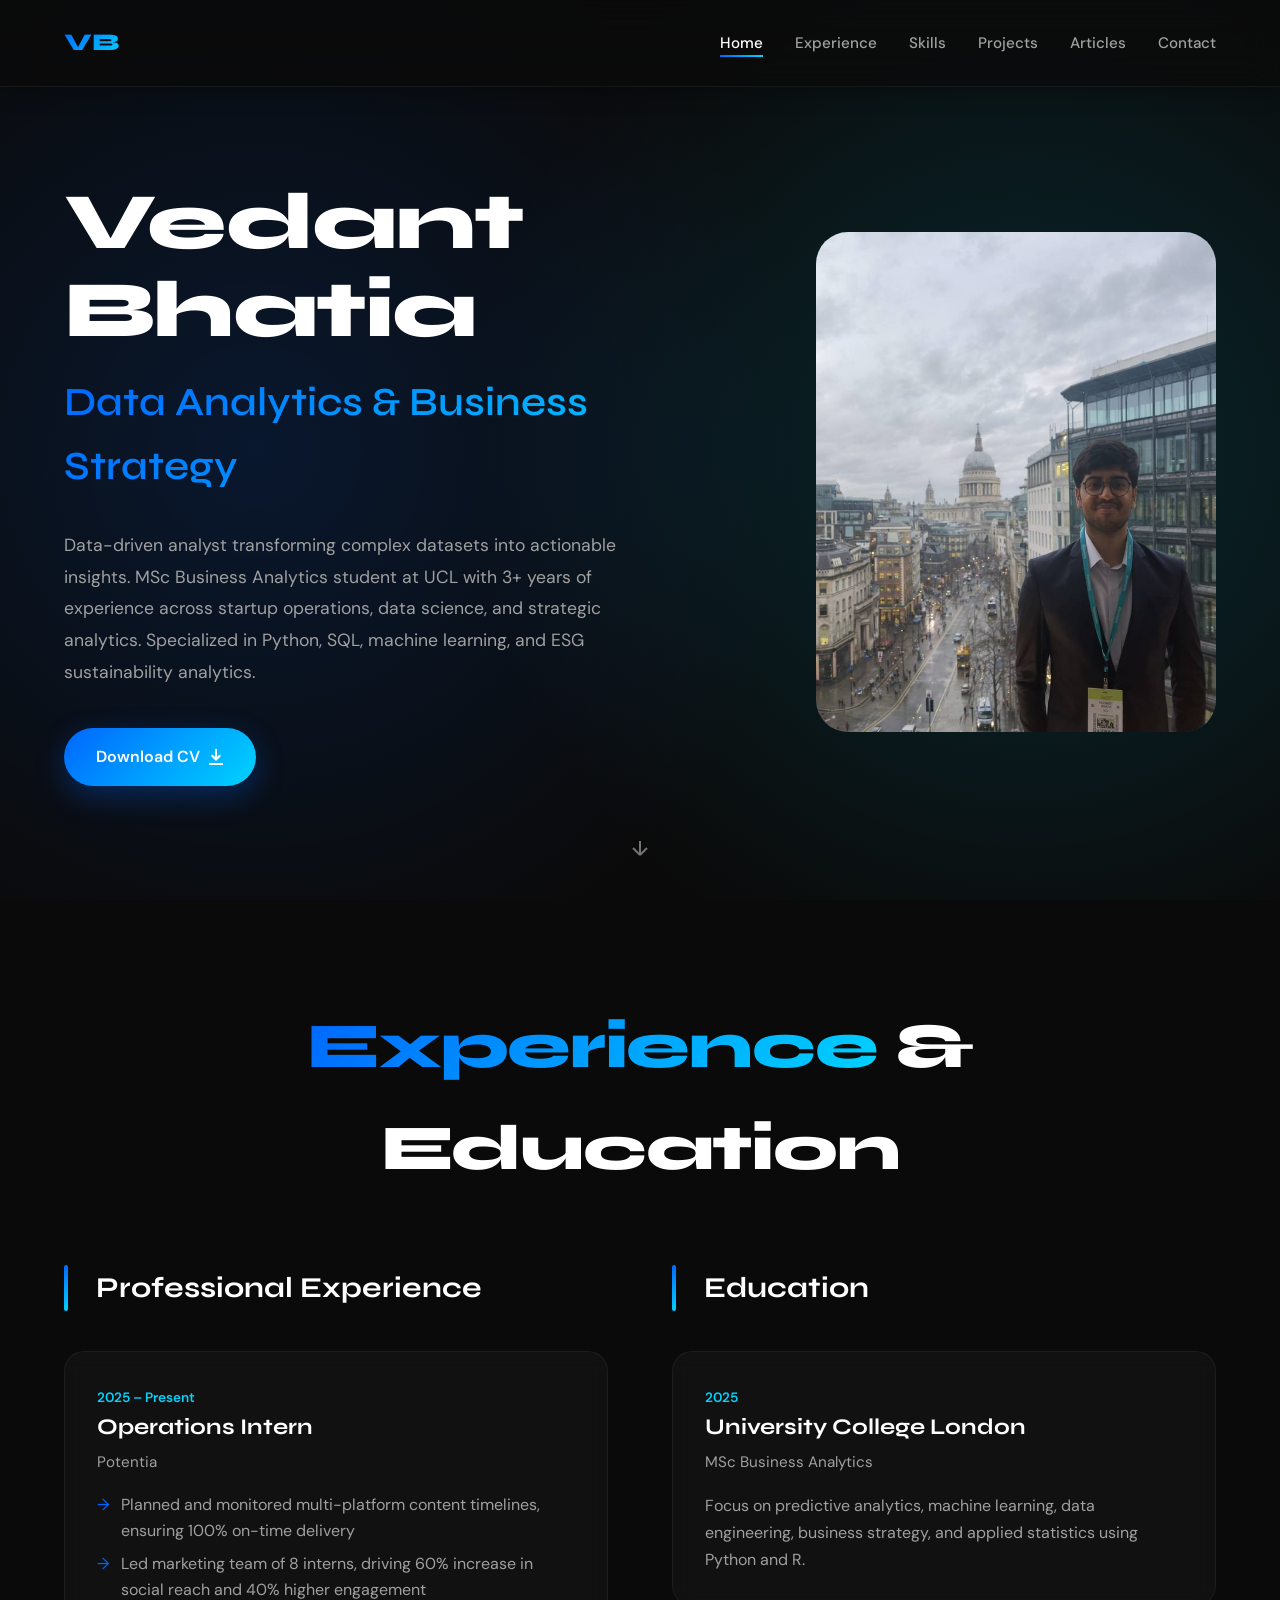
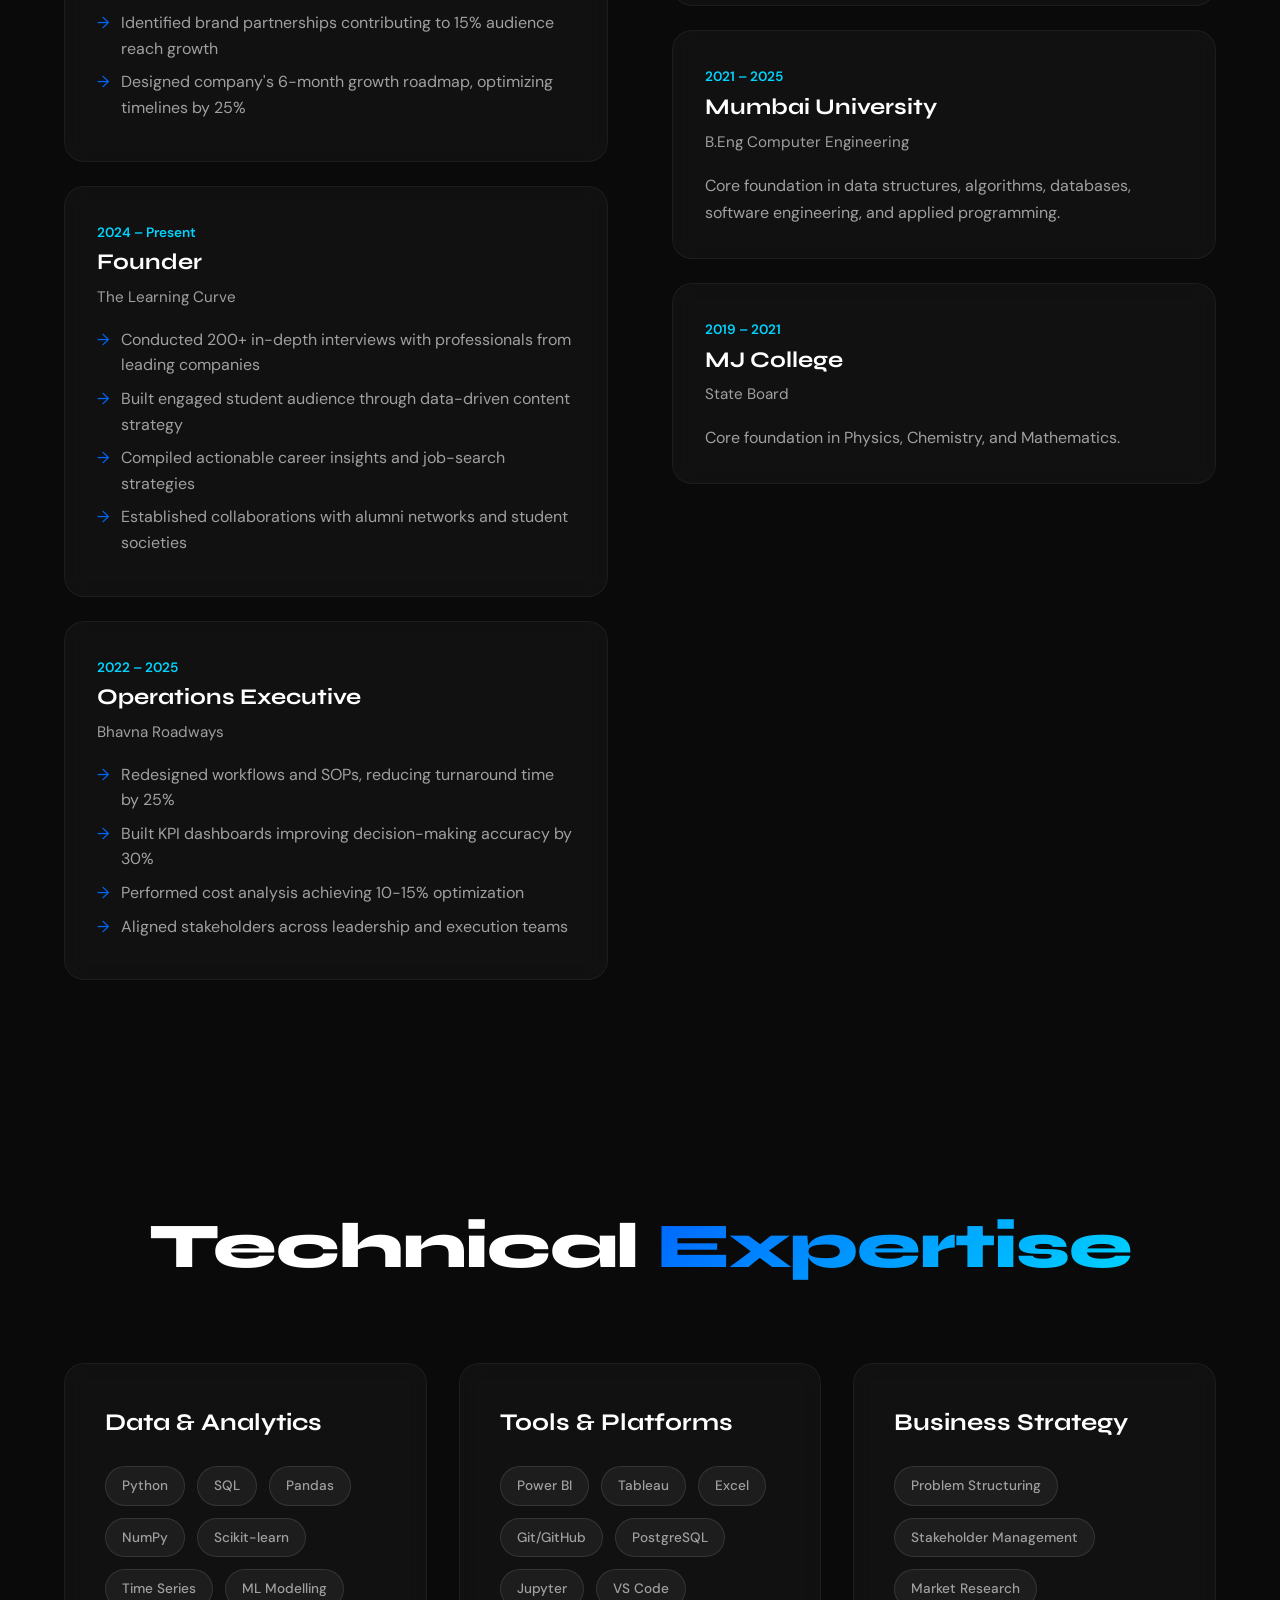
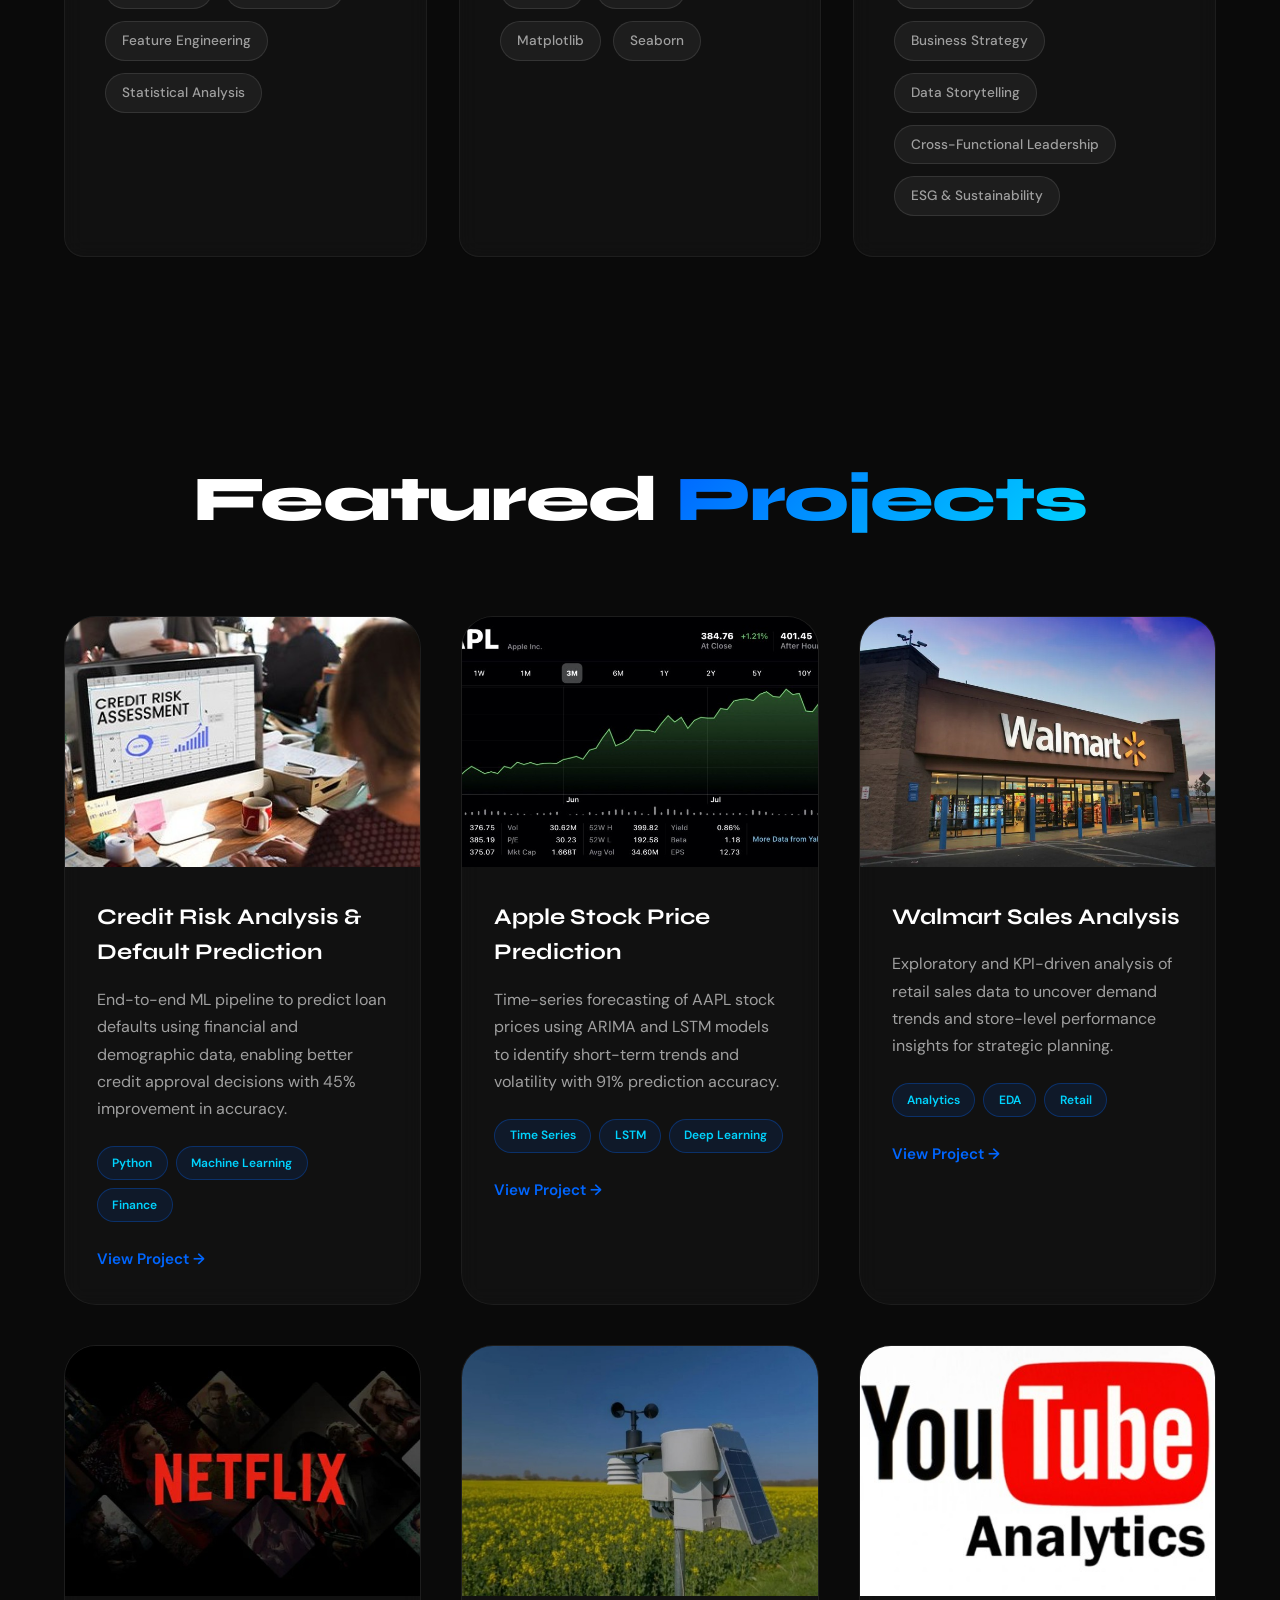
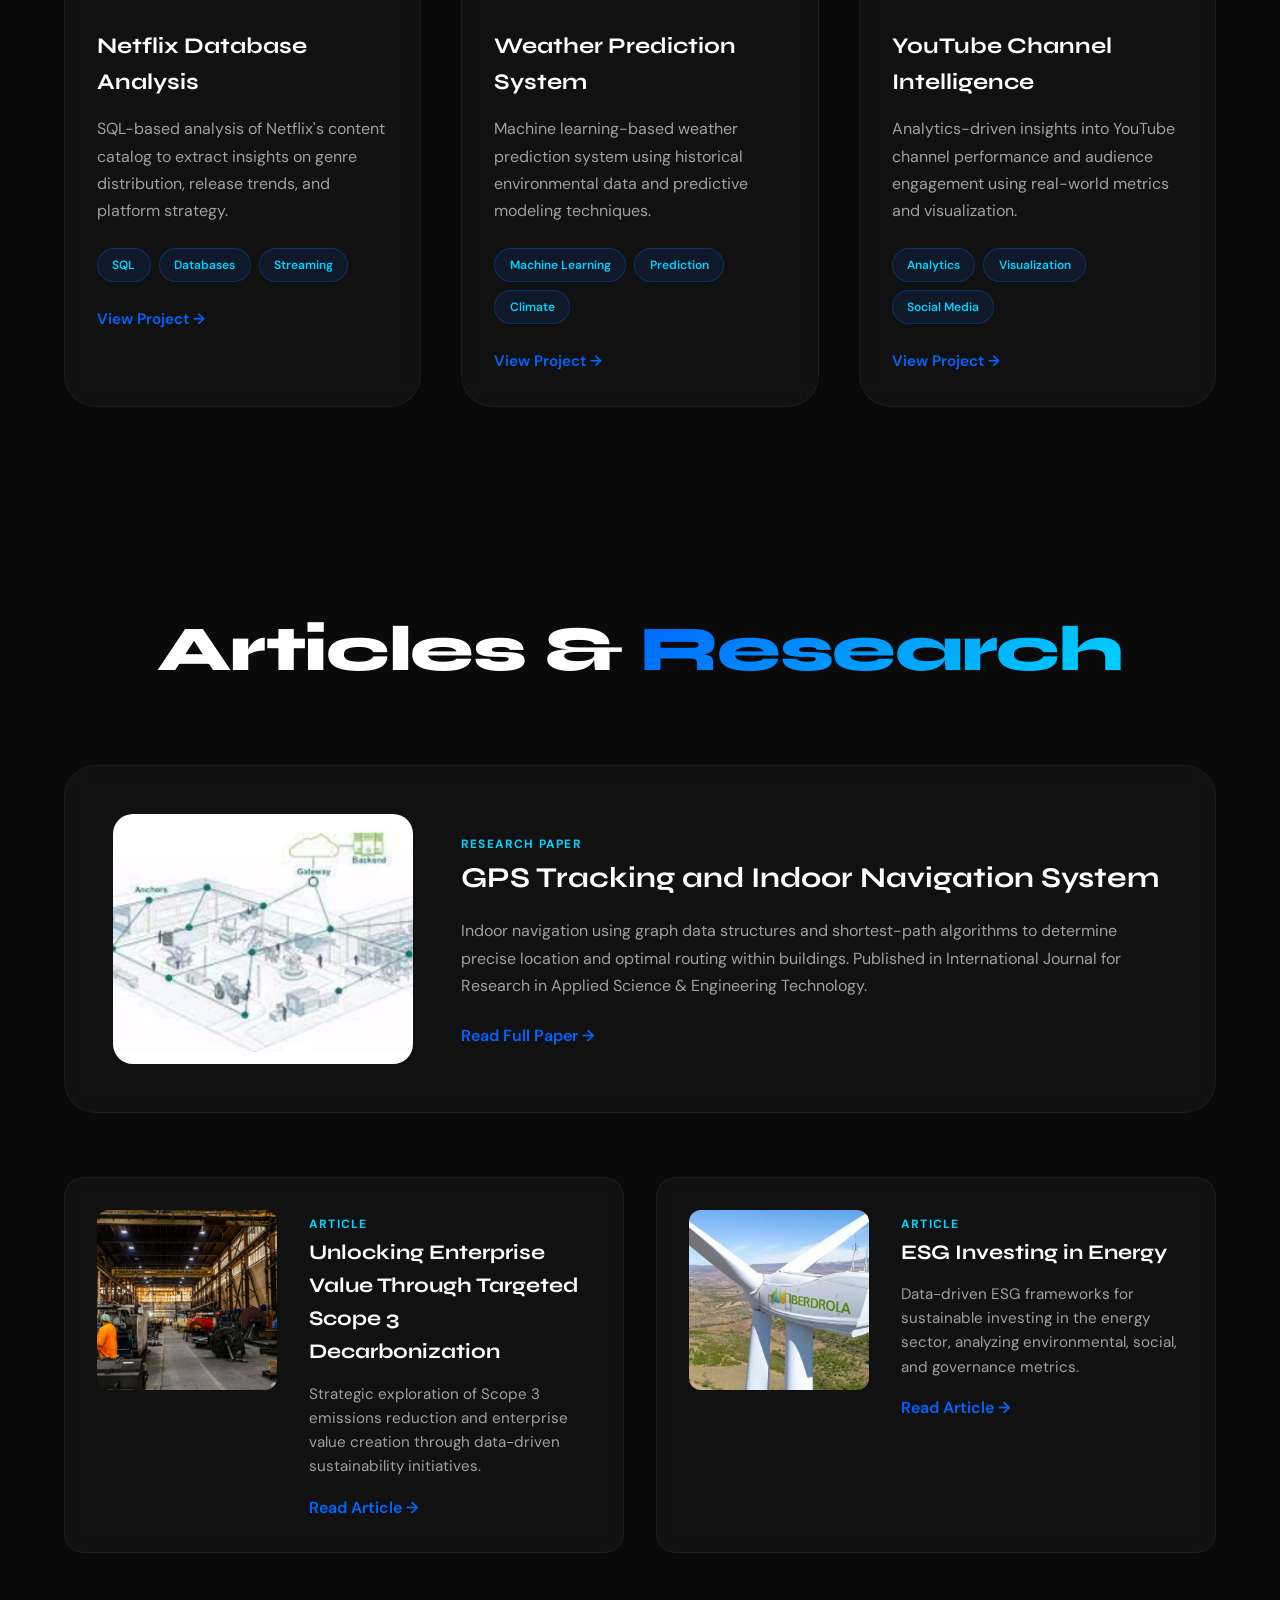
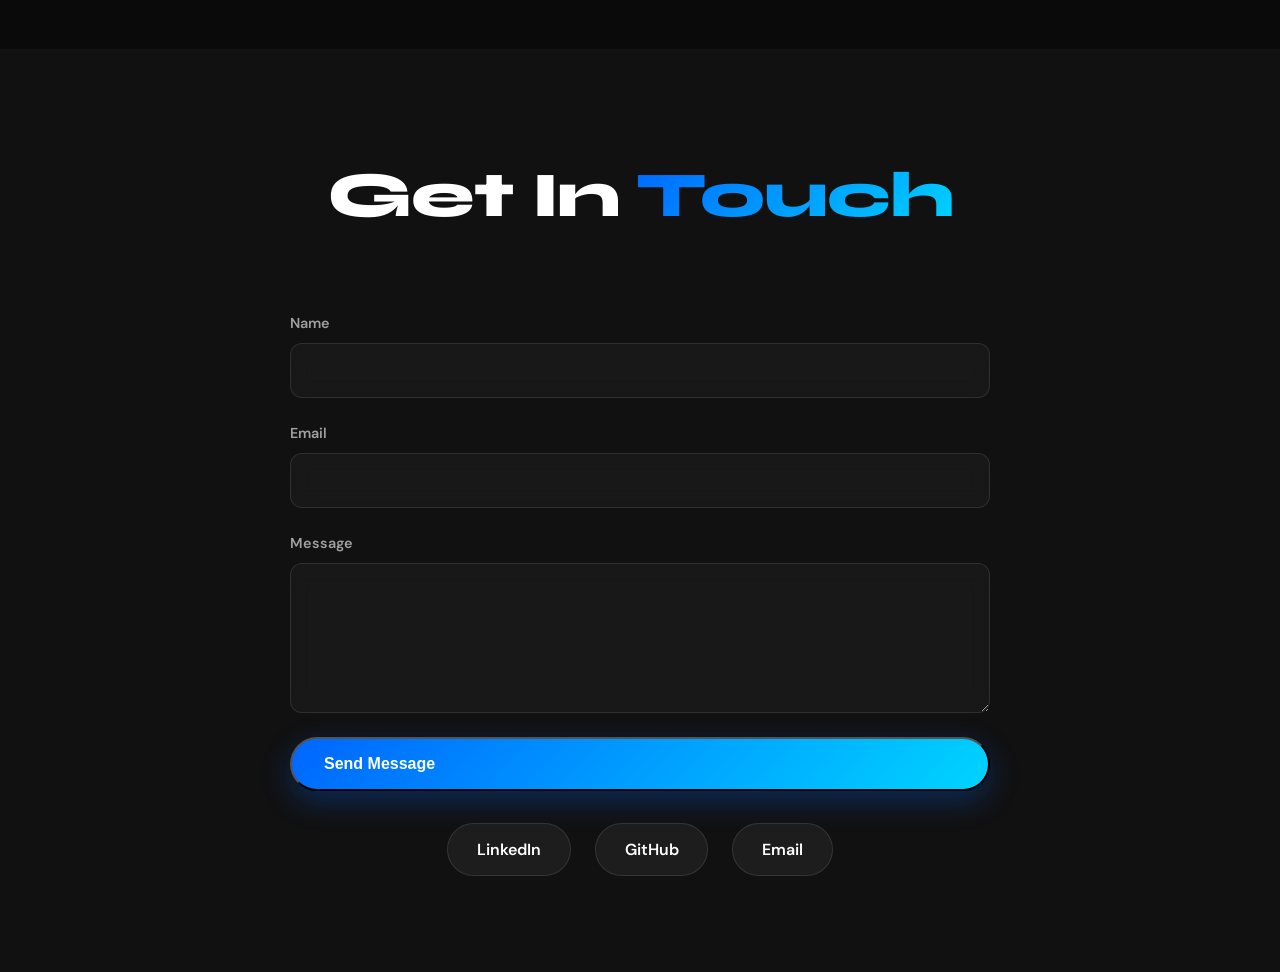
<file: portfolio/index.html>
<!DOCTYPE html>
<html lang="en">
<head>
  <meta charset="UTF-8">
  <meta name="viewport" content="width=device-width, initial-scale=1.0">
  <title>Vedant Bhatia | Data Analytics Portfolio</title>
  
  <style>
    /* ==================== FONTS ==================== */
    @import url('https://fonts.googleapis.com/css2?family=Syne:wght@400;600;700;800&family=DM+Sans:wght@400;500;600&display=swap');
    
    /* ==================== DESIGN TOKENS ==================== */
    :root {
      --bg-primary: #0a0a0a;
      --bg-secondary: #111111;
      --bg-glass: rgba(255, 255, 255, 0.03);
      --text-primary: #ffffff;
      --text-secondary: #a0a0a0;
      --text-muted: #606060;
      --accent-blue: #0066ff;
      --accent-cyan: #00d4ff;
      --accent-gradient: linear-gradient(135deg, #0066ff 0%, #00d4ff 100%);
      
      --font-display: 'Syne', sans-serif;
      --font-body: 'DM Sans', sans-serif;
      
      --spacing-xs: 0.5rem;
      --spacing-sm: 1rem;
      --spacing-md: 2rem;
      --spacing-lg: 4rem;
      --spacing-xl: 6rem;
      
      --radius-sm: 12px;
      --radius-md: 20px;
      --radius-lg: 32px;
      
      --transition-smooth: cubic-bezier(0.4, 0, 0.2, 1);
      --transition-spring: cubic-bezier(0.34, 1.56, 0.64, 1);
    }
    
    /* ==================== RESET ==================== */
    * {
      margin: 0;
      padding: 0;
      box-sizing: border-box;
    }
    
    html {
      scroll-behavior: smooth;
      overflow-x: hidden;
      scroll-snap-type: y proximity;
      scroll-padding-top: 80px;
    }
    
    body {
      font-family: var(--font-body);
      font-size: 16px;
      line-height: 1.6;
      color: var(--text-primary);
      background: var(--bg-primary);
      overflow-x: hidden;
      -webkit-font-smoothing: antialiased;
      -moz-osx-font-smoothing: grayscale;
    }
    
    /* ==================== NAVIGATION ==================== */
    .navbar {
      position: fixed;
      top: 0;
      left: 0;
      right: 0;
      z-index: 1000;
      padding: 1.5rem 5%;
      backdrop-filter: blur(20px);
      background: rgba(10, 10, 10, 0.8);
      border-bottom: 1px solid rgba(255, 255, 255, 0.05);
      box-shadow: 0 4px 20px rgba(0, 0, 0, 0.3);
      transition: all 0.3s var(--transition-smooth);
    }
    
    .nav-container {
      max-width: 1400px;
      margin: 0 auto;
      display: flex;
      align-items: center;
      justify-content: space-between;
    }
    
    .logo {
      font-family: var(--font-display);
      font-size: 1.5rem;
      font-weight: 800;
      background: var(--accent-gradient);
      -webkit-background-clip: text;
      -webkit-text-fill-color: transparent;
      background-clip: text;
    }
    
    .nav-links {
      display: flex;
      gap: 2rem;
      list-style: none;
    }
    
    .nav-links a {
      color: var(--text-secondary);
      text-decoration: none;
      font-weight: 500;
      font-size: 0.95rem;
      position: relative;
      transition: color 0.3s var(--transition-smooth);
    }
    
    .nav-links a:hover {
      color: var(--text-primary);
    }
    
    .nav-links a::after {
      content: '';
      position: absolute;
      bottom: -4px;
      left: 0;
      width: 0;
      height: 2px;
      background: var(--accent-gradient);
      transition: width 0.3s var(--transition-smooth);
    }
    
    .nav-links a:hover::after {
      width: 100%;
    }
    
    /* Active navigation link */
    .nav-links a.active {
      color: var(--text-primary);
    }
    
    .nav-links a.active::after {
      width: 100%;
      background: var(--accent-gradient);
    }
    
    /* Mobile menu toggle */
    .menu-toggle {
      display: none;
      flex-direction: column;
      gap: 5px;
      cursor: pointer;
      padding: 8px;
    }
    
    .menu-toggle span {
      width: 25px;
      height: 2px;
      background: var(--text-primary);
      transition: all 0.3s var(--transition-smooth);
    }
    
    .menu-toggle.active span:nth-child(1) {
      transform: rotate(45deg) translate(5px, 5px);
    }
    
    .menu-toggle.active span:nth-child(2) {
      opacity: 0;
    }
    
    .menu-toggle.active span:nth-child(3) {
      transform: rotate(-45deg) translate(7px, -7px);
    }
    
    /* ==================== HERO SECTION ==================== */
    .hero {
      min-height: 100vh;
      display: flex;
      align-items: center;
      padding: 8rem 5% 4rem;
      position: relative;
      overflow: hidden;
      scroll-snap-align: start;
    }
    
    .hero::before {
      content: '';
      position: absolute;
      top: 0;
      left: 0;
      right: 0;
      bottom: 0;
      background: radial-gradient(circle at 20% 50%, rgba(0, 102, 255, 0.15) 0%, transparent 50%),
                  radial-gradient(circle at 80% 50%, rgba(0, 212, 255, 0.15) 0%, transparent 50%);
      pointer-events: none;
    }
    
    .hero-container {
      max-width: 1400px;
      margin: 0 auto;
      display: grid;
      grid-template-columns: 1fr 400px;
      gap: 4rem;
      align-items: center;
      position: relative;
      z-index: 1;
    }
    
    .hero-content h1 {
      font-family: var(--font-display);
      font-size: clamp(3rem, 8vw, 5rem);
      font-weight: 800;
      line-height: 1.1;
      margin-bottom: 1rem;
      letter-spacing: -0.02em;
    }
    
    .hero-content h2 {
      font-family: var(--font-display);
      font-size: clamp(1.5rem, 4vw, 2.5rem);
      font-weight: 600;
      background: var(--accent-gradient);
      -webkit-background-clip: text;
      -webkit-text-fill-color: transparent;
      background-clip: text;
      margin-bottom: 2rem;
    }
    
    .hero-content p {
      font-size: 1.1rem;
      line-height: 1.8;
      color: var(--text-secondary);
      margin-bottom: 2.5rem;
      max-width: 600px;
    }
    
    .hero-image-wrapper {
      position: relative;
      height: 500px;
      perspective: 1000px;
    }
    
    .hero-image {
      width: 100%;
      height: 100%;
      border-radius: var(--radius-lg);
      overflow: hidden;
      position: relative;
      transform-style: preserve-3d;
      transition: transform 0.5s var(--transition-smooth);
    }
    
    .hero-image::before {
      content: '';
      position: absolute;
      top: -2px;
      left: -2px;
      right: -2px;
      bottom: -2px;
      background: var(--accent-gradient);
      border-radius: var(--radius-lg);
      z-index: -1;
      opacity: 0.5;
      filter: blur(20px);
      transition: opacity 0.3s var(--transition-smooth);
    }
    
    .hero-image:hover::before {
      opacity: 1;
    }
    
    .hero-image img {
      width: 100%;
      height: 100%;
      object-fit: cover;
      display: block;
    }
    
    .btn-primary {
      display: inline-flex;
      align-items: center;
      gap: 0.5rem;
      padding: 1rem 2rem;
      background: var(--accent-gradient);
      color: var(--text-primary);
      text-decoration: none;
      font-weight: 600;
      border-radius: 50px;
      font-size: 1rem;
      transition: transform 0.3s var(--transition-spring), box-shadow 0.3s var(--transition-smooth);
      box-shadow: 0 10px 30px rgba(0, 102, 255, 0.3);
    }
    
    .btn-primary:hover {
      transform: translateY(-2px) scale(1.02);
      box-shadow: 0 15px 40px rgba(0, 102, 255, 0.4);
    }
    
    .btn-primary:active {
      transform: translateY(0) scale(0.98);
    }
    
    /* ==================== SECTION STYLES ==================== */
    .section {
      padding: 6rem 5%;
      position: relative;
      scroll-snap-align: start;
    }
    
    .section-title {
      font-family: var(--font-display);
      font-size: clamp(2.5rem, 5vw, 4rem);
      font-weight: 800;
      margin-bottom: 4rem;
      text-align: center;
      letter-spacing: -0.02em;
    }
    
    .section-title span {
      background: var(--accent-gradient);
      -webkit-background-clip: text;
      -webkit-text-fill-color: transparent;
      background-clip: text;
    }
    
    /* ==================== EDUCATION & EXPERIENCE ==================== */
    .timeline-grid {
      max-width: 1400px;
      margin: 0 auto;
      display: grid;
      grid-template-columns: 1fr 1fr;
      gap: 4rem;
    }
    
    .timeline-section h3 {
      font-family: var(--font-display);
      font-size: 1.8rem;
      font-weight: 700;
      margin-bottom: 2.5rem;
      padding-left: 2rem;
      position: relative;
    }
    
    .timeline-section h3::before {
      content: '';
      position: absolute;
      left: 0;
      top: 50%;
      transform: translateY(-50%);
      width: 4px;
      height: 100%;
      background: var(--accent-gradient);
      border-radius: 2px;
    }
    
    .timeline-item {
      padding: 2rem;
      background: var(--bg-glass);
      border: 1px solid rgba(255, 255, 255, 0.05);
      border-radius: var(--radius-md);
      margin-bottom: 1.5rem;
      backdrop-filter: blur(10px);
      transition: all 0.4s var(--transition-smooth);
      opacity: 0;
      transform: translateY(30px);
    }
    
    .timeline-item.visible {
      opacity: 1;
      transform: translateY(0);
    }
    
    .timeline-item:hover {
      transform: translateY(-4px);
      border-color: rgba(0, 102, 255, 0.3);
      box-shadow: 0 20px 40px rgba(0, 102, 255, 0.1);
    }
    
    .timeline-meta {
      font-size: 0.85rem;
      color: var(--accent-cyan);
      font-weight: 600;
      margin-bottom: 0.5rem;
    }
    
    .timeline-item h4 {
      font-family: var(--font-display);
      font-size: 1.4rem;
      font-weight: 700;
      margin-bottom: 0.3rem;
    }
    
    .timeline-org {
      font-size: 0.95rem;
      color: var(--text-muted);
      margin-bottom: 1rem;
    }
    
    .timeline-item p {
      color: var(--text-secondary);
      line-height: 1.7;
    }
    
    .timeline-item ul {
      list-style: none;
      margin-top: 1rem;
    }
    
    .timeline-item li {
      color: var(--text-secondary);
      padding-left: 1.5rem;
      margin-bottom: 0.5rem;
      position: relative;
    }
    
    .timeline-item li::before {
      content: '→';
      position: absolute;
      left: 0;
      color: var(--accent-blue);
    }
    
    /* ==================== SKILLS ==================== */
    .skills-grid {
      max-width: 1400px;
      margin: 0 auto;
      display: grid;
      grid-template-columns: repeat(3, 1fr);
      gap: 2rem;
    }
    
    .skill-card {
      padding: 2.5rem;
      background: var(--bg-glass);
      border: 1px solid rgba(255, 255, 255, 0.05);
      border-radius: var(--radius-md);
      backdrop-filter: blur(10px);
      transition: all 0.4s var(--transition-smooth);
      opacity: 0;
      transform: translateY(30px);
    }
    
    .skill-card.visible {
      opacity: 1;
      transform: translateY(0);
    }
    
    .skill-card:hover {
      transform: translateY(-8px) scale(1.02);
      border-color: rgba(0, 102, 255, 0.3);
      box-shadow: 0 25px 50px rgba(0, 102, 255, 0.15);
    }
    
    .skill-card h3 {
      font-family: var(--font-display);
      font-size: 1.5rem;
      font-weight: 700;
      margin-bottom: 1.5rem;
    }
    
    .skill-tags {
      display: flex;
      flex-wrap: wrap;
      gap: 0.75rem;
    }
    
    .skill-tag {
      padding: 0.5rem 1rem;
      background: rgba(255, 255, 255, 0.05);
      border: 1px solid rgba(255, 255, 255, 0.1);
      border-radius: 50px;
      font-size: 0.85rem;
      font-weight: 500;
      color: var(--text-secondary);
      transition: all 0.3s var(--transition-smooth);
    }
    
    .skill-tag:hover {
      background: rgba(0, 102, 255, 0.1);
      border-color: var(--accent-blue);
      color: var(--accent-cyan);
      transform: translateY(-2px);
    }
    
    /* ==================== PROJECTS ==================== */
    .projects-grid {
      max-width: 1400px;
      margin: 0 auto;
      display: grid;
      grid-template-columns: repeat(auto-fit, minmax(350px, 1fr));
      gap: 2.5rem;
    }
    
    .project-card {
      background: var(--bg-glass);
      border: 1px solid rgba(255, 255, 255, 0.05);
      border-radius: var(--radius-lg);
      overflow: hidden;
      backdrop-filter: blur(10px);
      transition: all 0.4s var(--transition-smooth);
      opacity: 0;
      transform: translateY(30px);
    }
    
    .project-card.visible {
      opacity: 1;
      transform: translateY(0);
    }
    
    .project-card:hover {
      transform: translateY(-10px);
      border-color: rgba(0, 102, 255, 0.3);
      box-shadow: 0 30px 60px rgba(0, 102, 255, 0.2);
    }
    
    .project-image {
      width: 100%;
      height: 250px;
      overflow: hidden;
      position: relative;
    }
    
    .project-image::before {
      content: '';
      position: absolute;
      top: 0;
      left: 0;
      right: 0;
      bottom: 0;
      background: linear-gradient(180deg, transparent 0%, rgba(10, 10, 10, 0.6) 100%);
      z-index: 1;
      opacity: 0;
      transition: opacity 0.3s var(--transition-smooth);
    }
    
    .project-card:hover .project-image::before {
      opacity: 1;
    }
    
    .project-image img {
      width: 100%;
      height: 100%;
      object-fit: cover;
      transition: transform 0.5s var(--transition-smooth);
    }
    
    .project-card:hover .project-image img {
      transform: scale(1.1);
    }
    
    .project-content {
      padding: 2rem;
    }
    
    .project-content h3 {
      font-family: var(--font-display);
      font-size: 1.4rem;
      font-weight: 700;
      margin-bottom: 1rem;
    }
    
    .project-content p {
      color: var(--text-secondary);
      line-height: 1.7;
      margin-bottom: 1.5rem;
    }
    
    .project-tags {
      display: flex;
      flex-wrap: wrap;
      gap: 0.5rem;
      margin-bottom: 1.5rem;
    }
    
    .project-tag {
      padding: 0.4rem 0.9rem;
      background: rgba(0, 102, 255, 0.1);
      border: 1px solid rgba(0, 102, 255, 0.3);
      border-radius: 50px;
      font-size: 0.75rem;
      font-weight: 600;
      color: var(--accent-cyan);
    }
    
    .project-link {
      display: inline-flex;
      align-items: center;
      gap: 0.5rem;
      color: var(--accent-blue);
      text-decoration: none;
      font-weight: 600;
      font-size: 0.95rem;
      transition: all 0.3s var(--transition-smooth);
    }
    
    .project-link:hover {
      color: var(--accent-cyan);
      transform: translateX(5px);
    }
    
    /* ==================== ARTICLES ==================== */
    .featured-research {
      max-width: 1400px;
      margin: 0 auto 4rem;
      padding: 3rem;
      background: var(--bg-glass);
      border: 1px solid rgba(255, 255, 255, 0.05);
      border-radius: var(--radius-lg);
      backdrop-filter: blur(10px);
      display: grid;
      grid-template-columns: 300px 1fr;
      gap: 3rem;
      align-items: center;
      transition: all 0.4s var(--transition-smooth);
      opacity: 0;
      transform: translateY(30px);
    }
    
    .featured-research.visible {
      opacity: 1;
      transform: translateY(0);
    }
    
    .featured-research:hover {
      transform: translateY(-8px);
      border-color: rgba(0, 102, 255, 0.3);
      box-shadow: 0 25px 50px rgba(0, 102, 255, 0.15);
    }
    
    .research-image {
      width: 100%;
      height: 250px;
      border-radius: var(--radius-md);
      overflow: hidden;
    }
    
    .research-image img {
      width: 100%;
      height: 100%;
      object-fit: cover;
      transition: transform 0.5s var(--transition-smooth);
    }
    
    .featured-research:hover .research-image img {
      transform: scale(1.05);
    }
    
    .research-type, .article-type {
      font-size: 0.75rem;
      font-weight: 700;
      color: var(--accent-cyan);
      text-transform: uppercase;
      letter-spacing: 0.1em;
      margin-bottom: 1rem;
    }
    
    .research-content h3 {
      font-family: var(--font-display);
      font-size: 1.8rem;
      font-weight: 700;
      margin-bottom: 1rem;
    }
    
    .research-content p {
      color: var(--text-secondary);
      line-height: 1.7;
      margin-bottom: 1.5rem;
    }
    
    .research-link, .article-link {
      display: inline-flex;
      align-items: center;
      gap: 0.5rem;
      color: var(--accent-blue);
      text-decoration: none;
      font-weight: 600;
      transition: all 0.3s var(--transition-smooth);
    }
    
    .research-link:hover, .article-link:hover {
      color: var(--accent-cyan);
      transform: translateX(5px);
    }
    
    .articles-grid {
      max-width: 1400px;
      margin: 0 auto;
      display: grid;
      grid-template-columns: repeat(2, 1fr);
      gap: 2rem;
    }
    
    .article-card {
      padding: 2rem;
      background: var(--bg-glass);
      border: 1px solid rgba(255, 255, 255, 0.05);
      border-radius: var(--radius-md);
      backdrop-filter: blur(10px);
      display: flex;
      gap: 2rem;
      transition: all 0.4s var(--transition-smooth);
      opacity: 0;
      transform: translateY(30px);
    }
    
    .article-card.visible {
      opacity: 1;
      transform: translateY(0);
    }
    
    .article-card:hover {
      transform: translateY(-6px);
      border-color: rgba(0, 102, 255, 0.3);
      box-shadow: 0 20px 40px rgba(0, 102, 255, 0.15);
    }
    
    .article-image {
      width: 180px;
      height: 180px;
      border-radius: var(--radius-sm);
      overflow: hidden;
      flex-shrink: 0;
    }
    
    .article-image img {
      width: 100%;
      height: 100%;
      object-fit: cover;
      transition: transform 0.5s var(--transition-smooth);
    }
    
    .article-card:hover .article-image img {
      transform: scale(1.1);
    }
    
    .article-content h3 {
      font-family: var(--font-display);
      font-size: 1.3rem;
      font-weight: 700;
      margin-bottom: 0.8rem;
    }
    
    .article-content p {
      color: var(--text-secondary);
      line-height: 1.6;
      margin-bottom: 1rem;
      font-size: 0.95rem;
    }
    
    /* ==================== CONTACT ==================== */
    .contact-section {
      background: var(--bg-secondary);
    }
    
    .contact-container {
      max-width: 700px;
      margin: 0 auto;
    }
    
    .contact-form {
      display: flex;
      flex-direction: column;
      gap: 1.5rem;
    }
    
    .form-group {
      display: flex;
      flex-direction: column;
      gap: 0.5rem;
    }
    
    .form-group label {
      font-weight: 600;
      font-size: 0.9rem;
      color: var(--text-secondary);
    }
    
    .contact-form input,
    .contact-form textarea {
      padding: 1rem 1.5rem;
      background: var(--bg-glass);
      border: 1px solid rgba(255, 255, 255, 0.1);
      border-radius: var(--radius-sm);
      color: var(--text-primary);
      font-family: var(--font-body);
      font-size: 1rem;
      transition: all 0.3s var(--transition-smooth);
      backdrop-filter: blur(10px);
    }
    
    .contact-form input:focus,
    .contact-form textarea:focus {
      outline: none;
      border-color: var(--accent-blue);
      box-shadow: 0 0 0 3px rgba(0, 102, 255, 0.1);
    }
    
    .contact-form textarea {
      min-height: 150px;
      resize: vertical;
    }
    
    .contact-links {
      display: flex;
      gap: 1.5rem;
      margin-top: 2rem;
      justify-content: center;
    }
    
    .contact-links a {
      padding: 0.8rem 1.8rem;
      background: rgba(255, 255, 255, 0.05);
      border: 1px solid rgba(255, 255, 255, 0.1);
      border-radius: 50px;
      color: var(--text-primary);
      text-decoration: none;
      font-weight: 600;
      transition: all 0.3s var(--transition-smooth);
    }
    
    .contact-links a:hover {
      background: rgba(0, 102, 255, 0.1);
      border-color: var(--accent-blue);
      color: var(--accent-cyan);
      transform: translateY(-2px);
    }
    
    /* ==================== SCROLL PROGRESS ==================== */
    .scroll-progress {
      position: fixed;
      top: 0;
      left: 0;
      height: 3px;
      background: var(--accent-gradient);
      z-index: 9999;
      transform-origin: left;
      transition: transform 0.1s linear;
    }
    
    /* ==================== RESPONSIVE ==================== */
    @media (max-width: 1024px) {
      .hero-container,
      .timeline-grid,
      .featured-research {
        grid-template-columns: 1fr;
      }
      
      .hero-image-wrapper {
        height: 400px;
        order: -1;
      }
      
      .skills-grid {
        grid-template-columns: repeat(2, 1fr);
      }
      
      .articles-grid {
        grid-template-columns: 1fr;
      }
    }
    
    @media (max-width: 768px) {
      .nav-links {
        position: fixed;
        top: 0;
        right: -100%;
        width: 70%;
        height: 100vh;
        background: rgba(17, 17, 17, 0.98);
        backdrop-filter: blur(20px);
        flex-direction: column;
        padding: 6rem 2rem 2rem;
        gap: 1.5rem;
        transition: right 0.4s var(--transition-smooth);
        border-left: 1px solid rgba(255, 255, 255, 0.1);
      }
      
      .nav-links.active {
        right: 0;
      }
      
      .menu-toggle {
        display: flex;
        z-index: 1001;
      }
      
      .section {
        padding: 4rem 5%;
      }
      
      .section-title {
        margin-bottom: 3rem;
      }
      
      .hero {
        padding: 6rem 5% 3rem;
      }
      
      .skills-grid,
      .projects-grid {
        grid-template-columns: 1fr;
      }
      
      .article-card {
        flex-direction: column;
      }
      
      .article-image {
        width: 100%;
        height: 200px;
      }
    }
    
    @media (max-width: 480px) {
      .hero-content h1 {
        font-size: 2.5rem;
      }
      
      .hero-content h2 {
        font-size: 1.5rem;
      }
      
      .hero-image-wrapper {
        height: 300px;
      }
      
      .timeline-item,
      .skill-card,
      .project-card {
        padding: 1.5rem;
      }
      
      .contact-links {
        flex-direction: column;
      }
    }
    
    /* ==================== ANIMATIONS ==================== */
    @keyframes fadeInUp {
      from {
        opacity: 0;
        transform: translateY(30px);
      }
      to {
        opacity: 1;
        transform: translateY(0);
      }
    }
    
    .fade-in-up {
      animation: fadeInUp 0.8s var(--transition-smooth) forwards;
    }
    
    /* Stagger delays for sequential animations */
    .stagger-1 { animation-delay: 0.1s; }
    .stagger-2 { animation-delay: 0.2s; }
    .stagger-3 { animation-delay: 0.3s; }
    .stagger-4 { animation-delay: 0.4s; }
  </style>
</head>
<body>
  
  <!-- Scroll Progress Bar -->
  <div class="scroll-progress" id="scrollProgress"></div>
  
  <!-- Navigation -->
  <nav class="navbar" id="navbar">
    <div class="nav-container">
      <div class="logo">VB</div>
      
      <ul class="nav-links" id="navLinks">
        <li><a href="#hero">Home</a></li>
        <li><a href="#education">Experience</a></li>
        <li><a href="#skills">Skills</a></li>
        <li><a href="#projects">Projects</a></li>
        <li><a href="#articles">Articles</a></li>
        <li><a href="#contact">Contact</a></li>
      </ul>
      
      <div class="menu-toggle" id="menuToggle">
        <span></span>
        <span></span>
        <span></span>
      </div>
    </div>
  </nav>
  
  <!-- Hero Section -->
  <section id="hero" class="hero">
    <div class="hero-container">
      <div class="hero-content fade-in-up">
        <h1>Vedant Bhatia</h1>
        <h2>Data Analytics & Business Strategy</h2>
        <p>
          Data-driven analyst transforming complex datasets into actionable insights. 
          MSc Business Analytics student at UCL with 3+ years of experience across 
          startup operations, data science, and strategic analytics. Specialized in 
          Python, SQL, machine learning, and ESG sustainability analytics.
        </p>
        <a href="Vedant_Bhatia_CV.pdf" class="btn-primary" download>
          Download CV
          <svg width="16" height="16" viewBox="0 0 16 16" fill="none">
            <path d="M8 12L3 7l1.5-1.5L7 8V0h2v8l2.5-2.5L13 7l-5 5z" fill="currentColor"/>
            <path d="M1 14h14v2H1v-2z" fill="currentColor"/>
          </svg>
        </a>
      </div>
      
      <div class="hero-image-wrapper fade-in-up stagger-2">
        <div class="hero-image">
          <img src="images/professional-img.jpg" alt="Vedant Bhatia">
        </div>
      </div>
    </div>
  </section>
  
  <!-- Education & Experience -->
  <section id="education" class="section">
    <h2 class="section-title"><span>Experience</span> & Education</h2>
    
    <div class="timeline-grid">
      <!-- Experience Column -->
      <div class="timeline-section">
        <h3>Professional Experience</h3>
        
        <div class="timeline-item">
          <span class="timeline-meta">2025 – Present</span>
          <h4>Operations Intern</h4>
          <p class="timeline-org">Potentia</p>
          <ul>
            <li>Planned and monitored multi-platform content timelines, ensuring 100% on-time delivery</li>
            <li>Led marketing team of 8 interns, driving 60% increase in social reach and 40% higher engagement</li>
            <li>Identified brand partnerships contributing to 15% audience reach growth</li>
            <li>Designed company's 6-month growth roadmap, optimizing timelines by 25%</li>
          </ul>
        </div>
        
        <div class="timeline-item">
          <span class="timeline-meta">2024 – Present</span>
          <h4>Founder</h4>
          <p class="timeline-org">The Learning Curve</p>
          <ul>
            <li>Conducted 200+ in-depth interviews with professionals from leading companies</li>
            <li>Built engaged student audience through data-driven content strategy</li>
            <li>Compiled actionable career insights and job-search strategies</li>
            <li>Established collaborations with alumni networks and student societies</li>
          </ul>
        </div>
        
        <div class="timeline-item">
          <span class="timeline-meta">2022 – 2025</span>
          <h4>Operations Executive</h4>
          <p class="timeline-org">Bhavna Roadways</p>
          <ul>
            <li>Redesigned workflows and SOPs, reducing turnaround time by 25%</li>
            <li>Built KPI dashboards improving decision-making accuracy by 30%</li>
            <li>Performed cost analysis achieving 10-15% optimization</li>
            <li>Aligned stakeholders across leadership and execution teams</li>
          </ul>
        </div>
      </div>
      
      <!-- Education Column -->
      <div class="timeline-section">
        <h3>Education</h3>
        
        <div class="timeline-item">
          <span class="timeline-meta">2025</span>
          <h4>University College London</h4>
          <p class="timeline-org">MSc Business Analytics</p>
          <p>
            Focus on predictive analytics, machine learning, data engineering, 
            business strategy, and applied statistics using Python and R.
          </p>
        </div>
        
        <div class="timeline-item">
          <span class="timeline-meta">2021 – 2025</span>
          <h4>Mumbai University</h4>
          <p class="timeline-org">B.Eng Computer Engineering</p>
          <p>
            Core foundation in data structures, algorithms, databases, 
            software engineering, and applied programming.
          </p>
        </div>
        
        <div class="timeline-item">
          <span class="timeline-meta">2019 – 2021</span>
          <h4>MJ College</h4>
          <p class="timeline-org">State Board</p>
          <p>
            Core foundation in Physics, Chemistry, and Mathematics.
          </p>
        </div>
      </div>
    </div>
  </section>
  
  <!-- Skills -->
  <section id="skills" class="section">
    <h2 class="section-title">Technical <span>Expertise</span></h2>
    
    <div class="skills-grid">
      <div class="skill-card">
        <h3>Data & Analytics</h3>
        <div class="skill-tags">
          <span class="skill-tag">Python</span>
          <span class="skill-tag">SQL</span>
          <span class="skill-tag">Pandas</span>
          <span class="skill-tag">NumPy</span>
          <span class="skill-tag">Scikit-learn</span>
          <span class="skill-tag">Time Series</span>
          <span class="skill-tag">ML Modelling</span>
          <span class="skill-tag">Feature Engineering</span>
          <span class="skill-tag">Statistical Analysis</span>
        </div>
      </div>
      
      <div class="skill-card">
        <h3>Tools & Platforms</h3>
        <div class="skill-tags">
          <span class="skill-tag">Power BI</span>
          <span class="skill-tag">Tableau</span>
          <span class="skill-tag">Excel</span>
          <span class="skill-tag">Git/GitHub</span>
          <span class="skill-tag">PostgreSQL</span>
          <span class="skill-tag">Jupyter</span>
          <span class="skill-tag">VS Code</span>
          <span class="skill-tag">Matplotlib</span>
          <span class="skill-tag">Seaborn</span>
        </div>
      </div>
      
      <div class="skill-card">
        <h3>Business Strategy</h3>
        <div class="skill-tags">
          <span class="skill-tag">Problem Structuring</span>
          <span class="skill-tag">Stakeholder Management</span>
          <span class="skill-tag">Market Research</span>
          <span class="skill-tag">Business Strategy</span>
          <span class="skill-tag">Data Storytelling</span>
          <span class="skill-tag">Cross-Functional Leadership</span>
          <span class="skill-tag">ESG & Sustainability</span>
        </div>
      </div>
    </div>
  </section>
  
  <!-- Projects -->
  <section id="projects" class="section">
    <h2 class="section-title">Featured <span>Projects</span></h2>
    
    <div class="projects-grid">
      <!-- Credit Risk Analysis -->
      <div class="project-card">
        <div class="project-image">
          <img src="images/credit-risk-1.jpg" alt="Credit Risk Analysis">
        </div>
        <div class="project-content">
          <h3>Credit Risk Analysis & Default Prediction</h3>
          <p>
            End-to-end ML pipeline to predict loan defaults using financial and 
            demographic data, enabling better credit approval decisions with 45% 
            improvement in accuracy.
          </p>
          <div class="project-tags">
            <span class="project-tag">Python</span>
            <span class="project-tag">Machine Learning</span>
            <span class="project-tag">Finance</span>
          </div>
          <a href="https://github.com/vedantbhatiaa/Credit_Risk_Analysis_And_Default_Prediction" 
             target="_blank" class="project-link">
            View Project →
          </a>
        </div>
      </div>
      
      <!-- Apple Stock Prediction -->
      <div class="project-card">
        <div class="project-image">
          <img src="images/AAPL-stock-1.jpg" alt="Apple Stock Prediction">
        </div>
        <div class="project-content">
          <h3>Apple Stock Price Prediction</h3>
          <p>
            Time-series forecasting of AAPL stock prices using ARIMA and LSTM models 
            to identify short-term trends and volatility with 91% prediction accuracy.
          </p>
          <div class="project-tags">
            <span class="project-tag">Time Series</span>
            <span class="project-tag">LSTM</span>
            <span class="project-tag">Deep Learning</span>
          </div>
          <a href="https://github.com/vedantbhatiaa/AAPL_STOCK_PREDICTION" 
             target="_blank" class="project-link">
            View Project →
          </a>
        </div>
      </div>
      
      <!-- Walmart Sales -->
      <div class="project-card">
        <div class="project-image">
          <img src="images/walmart-sales--1.jpg" alt="Walmart Sales Analysis">
        </div>
        <div class="project-content">
          <h3>Walmart Sales Analysis</h3>
          <p>
            Exploratory and KPI-driven analysis of retail sales data to uncover 
            demand trends and store-level performance insights for strategic planning.
          </p>
          <div class="project-tags">
            <span class="project-tag">Analytics</span>
            <span class="project-tag">EDA</span>
            <span class="project-tag">Retail</span>
          </div>
          <a href="https://github.com/vedantbhatiaa/Walmart_sales_analysis" 
             target="_blank" class="project-link">
            View Project →
          </a>
        </div>
      </div>
      
      <!-- Netflix Database -->
      <div class="project-card">
        <div class="project-image">
          <img src="images/netflix-1.jpg" alt="Netflix Database Analysis">
        </div>
        <div class="project-content">
          <h3>Netflix Database Analysis</h3>
          <p>
            SQL-based analysis of Netflix's content catalog to extract insights 
            on genre distribution, release trends, and platform strategy.
          </p>
          <div class="project-tags">
            <span class="project-tag">SQL</span>
            <span class="project-tag">Databases</span>
            <span class="project-tag">Streaming</span>
          </div>
          <a href="https://github.com/vedantbhatiaa/Netflix_DB_Analysis" 
             target="_blank" class="project-link">
            View Project →
          </a>
        </div>
      </div>
      
      <!-- Weather Prediction -->
      <div class="project-card">
        <div class="project-image">
          <img src="images/weather-prediction-1.jpg" alt="Weather Prediction System">
        </div>
        <div class="project-content">
          <h3>Weather Prediction System</h3>
          <p>
            Machine learning-based weather prediction system using historical 
            environmental data and predictive modeling techniques.
          </p>
          <div class="project-tags">
            <span class="project-tag">Machine Learning</span>
            <span class="project-tag">Prediction</span>
            <span class="project-tag">Climate</span>
          </div>
          <a href="https://github.com/vedantbhatiaa/WeatherPredictionSystem-" 
             target="_blank" class="project-link">
            View Project →
          </a>
        </div>
      </div>
      
      <!-- YouTube Analytics -->
      <div class="project-card">
        <div class="project-image">
          <img src="images/youtube-analytics-1.jpg" alt="YouTube Channel Intelligence">
        </div>
        <div class="project-content">
          <h3>YouTube Channel Intelligence</h3>
          <p>
            Analytics-driven insights into YouTube channel performance and 
            audience engagement using real-world metrics and visualization.
          </p>
          <div class="project-tags">
            <span class="project-tag">Analytics</span>
            <span class="project-tag">Visualization</span>
            <span class="project-tag">Social Media</span>
          </div>
          <a href="https://github.com/vedantbhatiaa/Youtube-Channel-Intelligence" 
             target="_blank" class="project-link">
            View Project →
          </a>
        </div>
      </div>
    </div>
  </section>
  
  <!-- Articles & Research -->
  <section id="articles" class="section">
    <h2 class="section-title">Articles & <span>Research</span></h2>
    
    <!-- Featured Research -->
    <div class="featured-research">
      <div class="research-image">
        <img src="images/gps-navigation.jpg" alt="GPS Tracking and Indoor Navigation">
      </div>
      <div class="research-content">
        <span class="research-type">Research Paper</span>
        <h3>GPS Tracking and Indoor Navigation System</h3>
        <p>
          Indoor navigation using graph data structures and shortest-path algorithms 
          to determine precise location and optimal routing within buildings. Published 
          in International Journal for Research in Applied Science & Engineering Technology.
        </p>
        <a href="https://www.ijraset.com/research-paper/gps-tracking-and-indoor-navigation-system" 
           target="_blank" class="research-link">
          Read Full Paper →
        </a>
      </div>
    </div>
    
    <!-- Articles Grid -->
    <div class="articles-grid">
      <!-- Article 1 -->
      <div class="article-card">
        <div class="article-image">
          <img src="images/esg-scope3.jpg" alt="Scope 3 Decarbonization">
        </div>
        <div class="article-content">
          <span class="article-type">Article</span>
          <h3>Unlocking Enterprise Value Through Targeted Scope 3 Decarbonization</h3>
          <p>
            Strategic exploration of Scope 3 emissions reduction and enterprise value 
            creation through data-driven sustainability initiatives.
          </p>
          <a href="https://vedantbhatia.substack.com/p/unlocking-enterprise-value-through" 
             target="_blank" class="article-link">
            Read Article →
          </a>
        </div>
      </div>
      
      <!-- Article 2 -->
      <div class="article-card">
        <div class="article-image">
          <img src="images/esg-investing.jpg" alt="ESG Investing in Energy">
        </div>
        <div class="article-content">
          <span class="article-type">Article</span>
          <h3>ESG Investing in Energy</h3>
          <p>
            Data-driven ESG frameworks for sustainable investing in the energy sector, 
            analyzing environmental, social, and governance metrics.
          </p>
          <a href="https://vedantbhatia.substack.com/p/esg-investing-in-energy" 
             target="_blank" class="article-link">
            Read Article →
          </a>
        </div>
      </div>
    </div>
  </section>
  
  <!-- Contact -->
  <section id="contact" class="section contact-section">
    <h2 class="section-title">Get In <span>Touch</span></h2>
    
    <div class="contact-container">
      <form class="contact-form">
        <div class="form-group">
          <label for="name">Name</label>
          <input type="text" id="name" name="name" required>
        </div>
        
        <div class="form-group">
          <label for="email">Email</label>
          <input type="email" id="email" name="email" required>
        </div>
        
        <div class="form-group">
          <label for="message">Message</label>
          <textarea id="message" name="message" rows="5" required></textarea>
        </div>
        
        <button type="submit" class="btn-primary">Send Message</button>
      </form>
      
      <div class="contact-links">
        <a href="https://www.linkedin.com/in/vedantbhatia09/" target="_blank">LinkedIn</a>
        <a href="https://github.com/vedantbhatiaa" target="_blank">GitHub</a>
        <a href="mailto:vedantbhatiaa@gmail.com">Email</a>
      </div>
    </div>
  </section>
  
  <script>
    // ==================== SCROLL ANIMATIONS ====================
    const observerOptions = {
      threshold: 0.1,
      rootMargin: '0px 0px -100px 0px'
    };
    
    const observer = new IntersectionObserver((entries) => {
      entries.forEach(entry => {
        if (entry.isIntersecting) {
          entry.target.classList.add('visible');
        }
      });
    }, observerOptions);
    
    // Observe all animated elements
    document.querySelectorAll('.timeline-item, .skill-card, .project-card, .featured-research, .article-card').forEach(el => {
      observer.observe(el);
    });
    
    // ==================== SCROLL PROGRESS ====================
    const scrollProgress = document.getElementById('scrollProgress');
    
    window.addEventListener('scroll', () => {
      const windowHeight = document.documentElement.scrollHeight - document.documentElement.clientHeight;
      const scrolled = (window.scrollY / windowHeight) * 100;
      scrollProgress.style.width = scrolled + '%';
    });
    
    // ==================== NAVBAR ALWAYS VISIBLE ====================
    // Navbar stays fixed at top - no auto-hide behavior
    const navbar = document.getElementById('navbar');
    
    // Add slight transparency on scroll for better content visibility
    window.addEventListener('scroll', () => {
      if (window.scrollY > 100) {
        navbar.style.background = 'rgba(10, 10, 10, 0.95)';
      } else {
        navbar.style.background = 'rgba(10, 10, 10, 0.8)';
      }
    });
    
    // ==================== MOBILE MENU ====================
    const menuToggle = document.getElementById('menuToggle');
    const navLinks = document.getElementById('navLinks');
    
    menuToggle.addEventListener('click', () => {
      menuToggle.classList.toggle('active');
      navLinks.classList.toggle('active');
    });
    
    // Close menu when clicking on a link
    document.querySelectorAll('.nav-links a').forEach(link => {
      link.addEventListener('click', () => {
        menuToggle.classList.remove('active');
        navLinks.classList.remove('active');
      });
    });
    
    // Close menu when clicking outside
    document.addEventListener('click', (e) => {
      if (!menuToggle.contains(e.target) && !navLinks.contains(e.target)) {
        menuToggle.classList.remove('active');
        navLinks.classList.remove('active');
      }
    });
    
    // ==================== SMOOTH SCROLL ====================
    document.querySelectorAll('a[href^="#"]').forEach(anchor => {
      anchor.addEventListener('click', function (e) {
        e.preventDefault();
        const target = document.querySelector(this.getAttribute('href'));
        if (target) {
          // Update isScrolling flag to prevent conflicts
          isScrolling = true;
          
          // Find the index of the target section
          sections.forEach((section, index) => {
            if (section === target) {
              currentSection = index;
            }
          });
          
          // Scroll to target
          target.scrollIntoView({
            behavior: 'smooth',
            block: 'start'
          });
          
          // Update active link immediately
          updateActiveNavLink(target.id);
          
          // Reset scrolling flag
          setTimeout(() => {
            isScrolling = false;
          }, 1000);
        }
      });
    });
    
    // ==================== PARALLAX EFFECT ON HERO IMAGE ====================
    const heroImage = document.querySelector('.hero-image');
    
    if (heroImage) {
      window.addEventListener('mousemove', (e) => {
        const { clientX, clientY } = e;
        const { innerWidth, innerHeight } = window;
        
        const xRotation = ((clientY - innerHeight / 2) / innerHeight) * 10;
        const yRotation = ((clientX - innerWidth / 2) / innerWidth) * 10;
        
        heroImage.style.transform = `rotateX(${-xRotation}deg) rotateY(${yRotation}deg)`;
      });
    }
    
    // ==================== FORM SUBMISSION ====================
    const contactForm = document.querySelector('.contact-form');
    
    if (contactForm) {
      contactForm.addEventListener('submit', (e) => {
        e.preventDefault();
        alert('Thank you for your message! This is a demo form. In production, this would send your message.');
        contactForm.reset();
      });
    }
    
    // ==================== ENHANCED SCROLL NAVIGATION ====================
    // Get all sections for navigation
    const sections = document.querySelectorAll('.hero, .section');
    let currentSection = 0;
    let isScrolling = false;
    
    // Function to scroll to a specific section
    function scrollToSection(index) {
      if (index >= 0 && index < sections.length) {
        isScrolling = true;
        currentSection = index;
        sections[index].scrollIntoView({ behavior: 'smooth', block: 'start' });
        
        // Reset scrolling flag after animation
        setTimeout(() => {
          isScrolling = false;
        }, 1000);
      }
    }
    
    // Keyboard navigation (Arrow keys and Page Up/Down)
    document.addEventListener('keydown', (e) => {
      if (isScrolling) return;
      
      // Don't interfere if user is typing in a form
      if (e.target.tagName === 'INPUT' || e.target.tagName === 'TEXTAREA') return;
      
      if (e.key === 'ArrowDown' || e.key === 'PageDown') {
        e.preventDefault();
        scrollToSection(currentSection + 1);
      } else if (e.key === 'ArrowUp' || e.key === 'PageUp') {
        e.preventDefault();
        scrollToSection(currentSection - 1);
      } else if (e.key === 'Home') {
        e.preventDefault();
        scrollToSection(0);
      } else if (e.key === 'End') {
        e.preventDefault();
        scrollToSection(sections.length - 1);
      }
    });
    
    // Update current section based on scroll position
    const updateCurrentSection = () => {
      if (isScrolling) return;
      
      const scrollPosition = window.scrollY + window.innerHeight / 3;
      
      sections.forEach((section, index) => {
        const sectionTop = section.offsetTop;
        const sectionBottom = sectionTop + section.offsetHeight;
        
        if (scrollPosition >= sectionTop && scrollPosition < sectionBottom) {
          currentSection = index;
          
          // Update active navigation link
          updateActiveNavLink(section.id);
        }
      });
    };
    
    // Function to highlight active navigation link
    function updateActiveNavLink(sectionId) {
      // Remove active class from all links
      document.querySelectorAll('.nav-links a').forEach(link => {
        link.classList.remove('active');
      });
      
      // Add active class to current section link
      const activeLink = document.querySelector(`.nav-links a[href="#${sectionId}"]`);
      if (activeLink) {
        activeLink.classList.add('active');
      }
    }
    
    window.addEventListener('scroll', updateCurrentSection);
    
    // Set initial active link
    updateActiveNavLink('hero');
    
    // ==================== TOUCH SWIPE DETECTION (Mobile) ====================
    let touchStartY = 0;
    let touchEndY = 0;
    
    function handleSwipe() {
      const swipeDistance = touchStartY - touchEndY;
      const minSwipeDistance = 50; // Minimum distance for swipe
      
      if (Math.abs(swipeDistance) > minSwipeDistance) {
        if (swipeDistance > 0) {
          // Swipe up - next section
          scrollToSection(currentSection + 1);
        } else {
          // Swipe down - previous section
          scrollToSection(currentSection - 1);
        }
      }
    }
    
    document.addEventListener('touchstart', (e) => {
      touchStartY = e.touches[0].clientY;
    }, { passive: true });
    
    document.addEventListener('touchend', (e) => {
      touchEndY = e.changedTouches[0].clientY;
      handleSwipe();
    }, { passive: true });
    
    // ==================== SCROLL INDICATORS (Optional Visual Hint) ====================
    // Add subtle scroll hint for users
    const addScrollHint = () => {
      const hint = document.createElement('div');
      hint.className = 'scroll-hint';
      hint.innerHTML = `
        <svg width="24" height="24" viewBox="0 0 24 24" fill="none" stroke="currentColor" stroke-width="2">
          <path d="M12 5v14m0 0l-7-7m7 7l7-7"/>
        </svg>
      `;
      document.querySelector('.hero').appendChild(hint);
      
      // Hide hint after first scroll
      const hideHint = () => {
        hint.style.opacity = '0';
        window.removeEventListener('scroll', hideHint);
      };
      
      setTimeout(() => {
        window.addEventListener('scroll', hideHint);
      }, 3000);
    };
    
    // Add scroll hint after page loads
    window.addEventListener('load', () => {
      setTimeout(addScrollHint, 1000);
    });
  </script>
  
  <style>
    /* Scroll hint animation */
    .scroll-hint {
      position: absolute;
      bottom: 2rem;
      left: 50%;
      transform: translateX(-50%);
      color: var(--text-secondary);
      animation: bounce 2s infinite;
      opacity: 0.7;
      transition: opacity 0.5s ease;
      z-index: 10;
      pointer-events: none;
    }
    
    @keyframes bounce {
      0%, 100% {
        transform: translateX(-50%) translateY(0);
      }
      50% {
        transform: translateX(-50%) translateY(10px);
      }
    }
    
    /* Improve scroll snap on mobile */
    @media (max-width: 768px) {
      html {
        scroll-snap-type: y proximity;
      }
    }
  </style>
</body>
</html>
</file>
